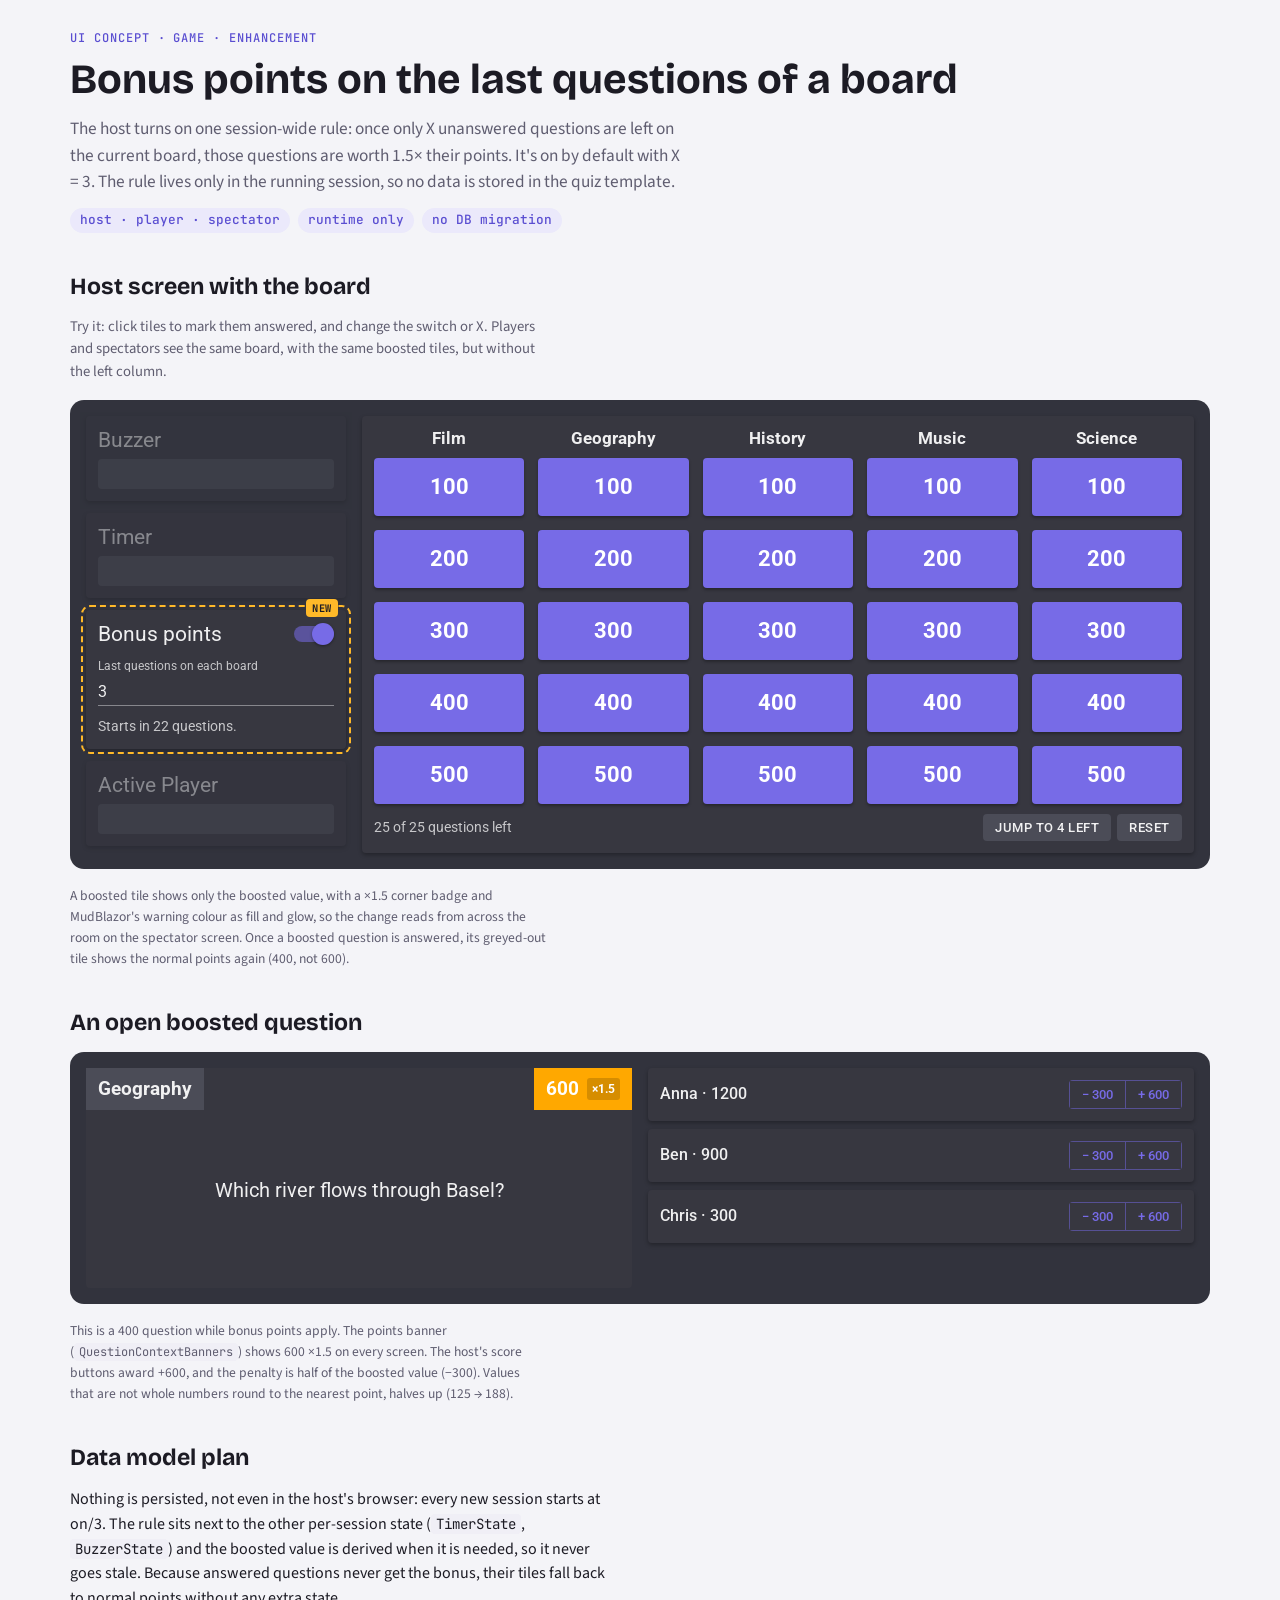
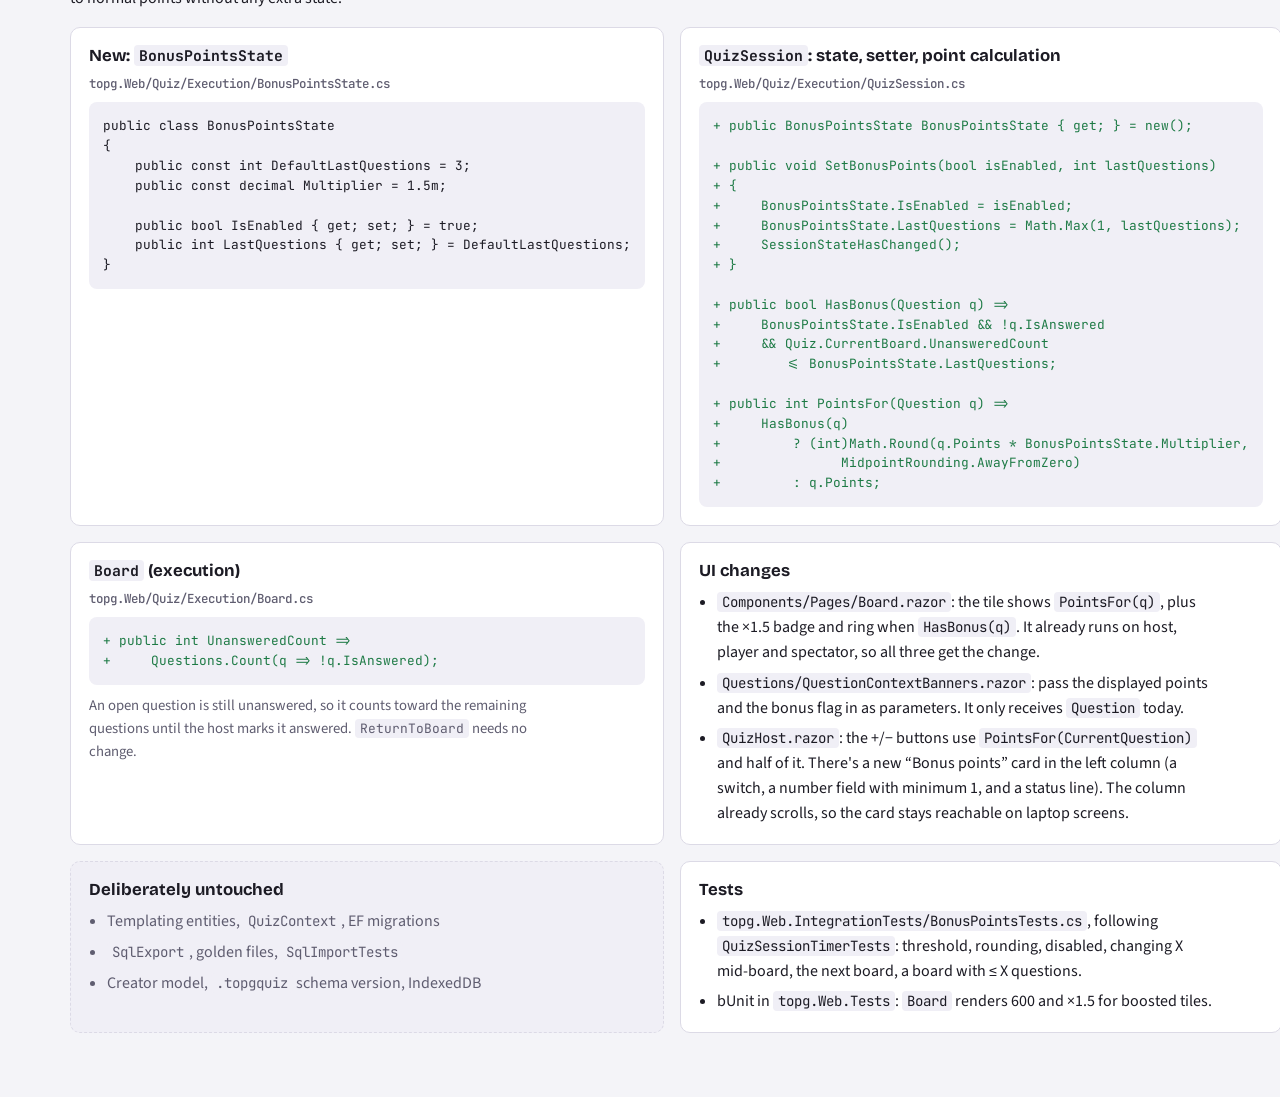
<file: docs/concepts/double-points.html>
<!-- UI concept for https://github.com/cosimo-augustoni/topg/issues/20 (1.5× points on the last questions of a board). Kept in the repo so implementers and agents can read it without access to the claude.ai artifact it was published as. -->
<!doctype html>
<html lang="en">
<head>
<meta charset="utf-8">
<meta name="viewport" content="width=device-width, initial-scale=1">
</head>
<body>
<title>topg Bonus Points</title>
<link rel="preconnect" href="https://fonts.googleapis.com">
<link rel="stylesheet" href="https://fonts.googleapis.com/css2?family=Bricolage+Grotesque:opsz,wght@12..96,600;12..96,700&family=Source+Sans+3:wght@400;600&family=JetBrains+Mono:wght@400;500&family=Roboto:wght@400;500;700&display=swap">
<style>
:root{
  --bg:#f4f4f8; --surface:#ffffff; --surface-2:#f0eff6; --ink:#1c1b24; --muted:#5f5d70; --line:#dcdae6;
  --accent:#5a4ed1; --accent-soft:#ebe9fb; --add:#1d7a45; --del:#b3261e;
  --display:"Bricolage Grotesque","Segoe UI",system-ui,sans-serif;
  --body:"Source Sans 3","Segoe UI",system-ui,sans-serif;
  --mono:"JetBrains Mono",ui-monospace,Consolas,monospace;
  --game:"Roboto","Segoe UI",system-ui,sans-serif;
  /* The game always runs in MudBlazor's dark palette, whatever the page theme. */
  --g-bg:#32333d; --g-paper:#373740; --g-text:rgba(255,255,255,.72); --g-strong:rgba(255,255,255,.92);
  --g-primary:#776be7; --g-default:#4b4c57; --g-line:rgba(255,255,255,.12);
  --g-disabled-bg:rgba(255,255,255,.12); --g-disabled-ink:rgba(255,255,255,.3);
  --g-double:#ffa800; --g-double-ink:#ffffff; --g-double-dark:#d68d00; --g-double-light:#ffb929; --g-double-glow:rgba(255,185,41,.6);
}
@media (prefers-color-scheme: dark){
  :root:not([data-theme="light"]){
    color-scheme:dark;
    --bg:#15151b; --surface:#1e1e27; --surface-2:#262532; --ink:#ecebf3; --muted:#a3a1b5; --line:#33323f;
    --accent:#a59cff; --accent-soft:#2a2745; --add:#6fd39a; --del:#f08080;
  }
}
:root[data-theme="dark"]{
  color-scheme:dark;
  --bg:#15151b; --surface:#1e1e27; --surface-2:#262532; --ink:#ecebf3; --muted:#a3a1b5; --line:#33323f;
  --accent:#a59cff; --accent-soft:#2a2745; --add:#6fd39a; --del:#f08080;
}
*{box-sizing:border-box}
body{background:var(--bg);color:var(--ink);font:16px/1.55 var(--body);margin:0}
.wrap{max-width:1180px;margin:0 auto;padding-inline:20px;padding-block:32px 64px;display:flex;flex-direction:column;gap:40px}
h1,h2,h3{font-family:var(--display);text-wrap:balance;margin:0;line-height:1.15}
h1{font-size:clamp(1.9rem,4vw,2.6rem)}
h2{font-size:1.45rem}
h3{font-size:1.05rem}
p{margin:0;max-width:68ch}
.eyebrow{font:500 .75rem/1 var(--mono);letter-spacing:.08em;text-transform:uppercase;color:var(--accent)}
header{display:flex;flex-direction:column;gap:12px}
.lede{color:var(--muted);font-size:1.08rem}
section{display:flex;flex-direction:column;gap:16px}
.chips{display:flex;flex-wrap:wrap;gap:8px}
.chip{font:500 .8rem/1 var(--mono);padding:6px 10px;border-radius:999px;background:var(--accent-soft);color:var(--accent)}
code{font-family:var(--mono);font-size:.88em;background:var(--surface-2);padding:1px 5px;border-radius:4px}

/* Stage: the mock game screen */
.stage{background:var(--g-bg);border-radius:14px;padding:16px;display:grid;grid-template-columns:260px 1fr;gap:16px;font-family:var(--game);color:var(--g-text);overflow-x:auto}
.paper{background:var(--g-paper);border-radius:4px;box-shadow:0 2px 4px rgba(0,0,0,.3);padding:12px}
.host-col{display:flex;flex-direction:column;gap:12px}
.host-col .ghost{opacity:.45}
.ghost h4{margin:0 0 6px;font:400 1.3rem/1.2 var(--game);color:var(--g-strong)}
.ghost .bar{height:30px;border-radius:4px;background:var(--g-default)}
.dp{outline:2px dashed var(--g-double-light);outline-offset:3px;position:relative}
.dp h4{margin:0 0 10px;font:400 1.3rem/1.2 var(--game);color:var(--g-strong)}
.new-tag{position:absolute;top:-11px;right:8px;background:var(--g-double-light);color:#1c1b24;font:700 .65rem/1 var(--mono);padding:4px 6px;border-radius:4px;letter-spacing:.06em}
.row{display:flex;align-items:center;justify-content:space-between;gap:8px}
.switch{position:relative;width:40px;height:22px;flex:none}
.switch input{position:absolute;inset:0;opacity:0;margin:0;cursor:pointer}
.switch span{position:absolute;inset:3px 0;border-radius:999px;background:rgba(255,255,255,.3);transition:background .15s}
.switch span::after{content:"";position:absolute;top:-3px;left:-2px;width:22px;height:22px;border-radius:50%;background:#bdbdbd;box-shadow:0 1px 3px rgba(0,0,0,.4);transition:transform .15s,background .15s}
.switch input:checked + span{background:rgba(119,107,231,.55)}
.switch input:checked + span::after{transform:translateX(20px);background:var(--g-primary)}
.switch input:focus-visible + span{outline:2px solid #fff;outline-offset:2px}
.num{display:flex;flex-direction:column;gap:2px;margin-top:10px}
.num label{font-size:.75rem;color:var(--g-text)}
.num input{background:transparent;border:0;border-bottom:1px solid rgba(255,255,255,.4);color:var(--g-strong);font:1rem var(--game);padding:4px 0;width:100%}
.num input:focus{outline:none;border-bottom:2px solid var(--g-primary)}
.num input:disabled{color:var(--g-disabled-ink)}
.status{margin-top:10px;font-size:.85rem;color:var(--g-text)}
.status b{color:var(--g-double-light)}

.board{display:flex;flex-direction:column;gap:10px;min-width:560px}
.cats,.tiles{display:grid;grid-template-columns:repeat(5,1fr);gap:14px}
.cats div{text-align:center;font-weight:700;font-size:1.05rem;color:var(--g-strong);line-height:1.2}
.tile{position:relative;height:58px;border:0;border-radius:4px;background:var(--g-primary);color:#fff;font:700 1.35rem/1 var(--game);cursor:pointer;box-shadow:0 2px 3px rgba(0,0,0,.3);display:flex;align-items:center;justify-content:center;gap:8px;transition:background .2s,color .2s,box-shadow .2s}
.tile:hover{filter:brightness(1.08)}
.tile:focus-visible{outline:2px solid #fff;outline-offset:2px}
.tile.answered{background:var(--g-disabled-bg);color:var(--g-disabled-ink);box-shadow:none}
.tile.double{background:var(--g-double);color:var(--g-double-ink);box-shadow:0 0 0 3px var(--g-double-glow),0 2px 3px rgba(0,0,0,.3)}
.tile .x2{position:absolute;top:4px;right:5px;font:700 .72rem/1 var(--game);background:var(--g-double-dark);color:#fff;padding:3px 5px;border-radius:3px}
.board-foot{display:flex;justify-content:space-between;align-items:center;gap:12px;flex-wrap:wrap;font-size:.85rem}
.tbtn{font:500 .8rem var(--game);text-transform:uppercase;letter-spacing:.04em;background:var(--g-default);color:var(--g-strong);border:0;border-radius:4px;padding:6px 12px;cursor:pointer}
.tbtn[aria-pressed="true"]{background:var(--g-primary)}
.tbtn:focus-visible{outline:2px solid #fff;outline-offset:2px}
.hint{color:var(--muted);font-size:.92rem}

/* Question view mock */
.q-stage{background:var(--g-bg);border-radius:14px;padding:16px;display:grid;grid-template-columns:1fr 1fr;gap:16px;font-family:var(--game);color:var(--g-text)}
.q-screen{position:relative;background:var(--g-paper);border-radius:4px;height:220px;display:flex;align-items:center;justify-content:center;text-align:center;padding:48px 24px 24px;color:var(--g-strong);font-size:1.25rem}
.q-cat,.q-pts{position:absolute;top:0;padding:6px 12px;font-weight:700;font-size:1.2rem}
.q-cat{left:0;background:var(--g-default);color:var(--g-strong)}
.q-pts{right:0;background:var(--g-double);color:var(--g-double-ink);display:flex;align-items:center;gap:8px}
.q-pts small{font-size:.75rem;background:var(--g-double-dark);color:#fff;padding:2px 5px;border-radius:3px}
.q-players{display:flex;flex-direction:column;gap:8px}
.q-players .paper{display:flex;align-items:center;justify-content:space-between;gap:8px}
.q-players b{color:var(--g-strong);font-weight:500}
.btns{display:flex;border-radius:4px;overflow:hidden}
.btns span{font:500 .82rem var(--game);padding:6px 12px;color:var(--g-primary);border:1px solid rgba(119,107,231,.5)}
.btns span+span{border-left:0}
.caption{font-size:.85rem;color:var(--muted)}

/* Plan */
.plan{display:grid;grid-template-columns:1fr 1fr;gap:16px}
.card{background:var(--surface);border:1px solid var(--line);border-radius:10px;padding:18px;display:flex;flex-direction:column;gap:10px}
.card ul{margin:0;padding-left:1.1em;display:flex;flex-direction:column;gap:6px}
.card li{max-width:62ch}
.path{font:500 .78rem var(--mono);color:var(--muted)}
pre{margin:0;background:var(--surface-2);border-radius:8px;padding:14px;overflow-x:auto;font:.8rem/1.55 var(--mono)}
.add{color:var(--add)} .del{color:var(--del)}
.untouched{background:var(--surface-2);border:1px dashed var(--line)}
.untouched li{color:var(--muted)}
.open{border-left:3px solid var(--accent)}

@media (max-width:820px){
  .stage{grid-template-columns:1fr}
  .q-stage,.plan{grid-template-columns:1fr}
}
@media (prefers-reduced-motion:reduce){ .tile,.switch span,.switch span::after{transition:none} }
</style>

<div class="wrap">
  <header>
    <span class="eyebrow">UI concept · game · enhancement</span>
    <h1>Bonus points on the last questions of a board</h1>
    <p class="lede">The host turns on one session-wide rule: once only X unanswered questions are left on the current board, those questions are worth 1.5× their points. It's on by default with X = 3. The rule lives only in the running session, so no data is stored in the quiz template.</p>
    <div class="chips"><span class="chip">host · player · spectator</span><span class="chip">runtime only</span><span class="chip">no DB migration</span></div>
  </header>

  <section>
    <h2>Host screen with the board</h2>
    <p class="hint">Try it: click tiles to mark them answered, and change the switch or X. Players and spectators see the same board, with the same boosted tiles, but without the left column.</p>
    <div class="stage" id="stage">
      <div class="host-col">
        <div class="paper ghost"><h4>Buzzer</h4><div class="bar"></div></div>
        <div class="paper ghost"><h4>Timer</h4><div class="bar"></div></div>
        <div class="paper dp">
          <span class="new-tag">NEW</span>
          <div class="row"><h4 style="margin:0">Bonus points</h4>
            <label class="switch" title="Bonus points"><input type="checkbox" id="dp-on" checked aria-label="Bonus points enabled"><span></span></label>
          </div>
          <div class="num">
            <label for="dp-x">Last questions on each board</label>
            <input type="number" id="dp-x" min="1" max="30" value="3">
          </div>
          <div class="status" id="dp-status"></div>
        </div>
        <div class="paper ghost"><h4>Active Player</h4><div class="bar"></div></div>
      </div>
      <div class="board paper" id="board-paper">
        <div class="cats" id="cats"></div>
        <div class="tiles" id="tiles"></div>
        <div class="board-foot">
          <span id="remaining"></span>
          <span style="display:flex;gap:6px;flex-wrap:wrap">
            <button class="tbtn" id="fast">Jump to 4 left</button>
            <button class="tbtn" id="reset">Reset</button>
          </span>
        </div>
      </div>
    </div>
    <p class="caption">A boosted tile shows only the boosted value, with a ×1.5 corner badge and MudBlazor's warning colour as fill and glow, so the change reads from across the room on the spectator screen. Once a boosted question is answered, its greyed-out tile shows the normal points again (400, not 600).</p>
  </section>

  <section>
    <h2>An open boosted question</h2>
    <div class="q-stage">
      <div class="q-screen">
        <span class="q-cat">Geography</span>
        <span class="q-pts">600 <small>×1.5</small></span>
        Which river flows through Basel?
      </div>
      <div class="q-players">
        <div class="paper"><b>Anna · 1200</b><span class="btns"><span>− 300</span><span>+ 600</span></span></div>
        <div class="paper"><b>Ben · 900</b><span class="btns"><span>− 300</span><span>+ 600</span></span></div>
        <div class="paper"><b>Chris · 300</b><span class="btns"><span>− 300</span><span>+ 600</span></span></div>
      </div>
    </div>
    <p class="caption">This is a 400 question while bonus points apply. The points banner (<code>QuestionContextBanners</code>) shows 600 ×1.5 on every screen. The host's score buttons award +600, and the penalty is half of the boosted value (−300). Values that are not whole numbers round to the nearest point, halves up (125 → 188).</p>
  </section>

  <section>
    <h2>Data model plan</h2>
    <p>Nothing is persisted, not even in the host's browser: every new session starts at on/3. The rule sits next to the other per-session state (<code>TimerState</code>, <code>BuzzerState</code>) and the boosted value is derived when it is needed, so it never goes stale. Because answered questions never get the bonus, their tiles fall back to normal points without any extra state.</p>
    <div class="plan">
      <div class="card">
        <h3>New: <code>BonusPointsState</code></h3>
        <span class="path">topg.Web/Quiz/Execution/BonusPointsState.cs</span>
<pre>public class BonusPointsState
{
    public const int DefaultLastQuestions = 3;
    public const decimal Multiplier = 1.5m;

    public bool IsEnabled { get; set; } = true;
    public int LastQuestions { get; set; } = DefaultLastQuestions;
}</pre>
      </div>
      <div class="card">
        <h3><code>QuizSession</code>: state, setter, point calculation</h3>
        <span class="path">topg.Web/Quiz/Execution/QuizSession.cs</span>
<pre><span class="add">+ public BonusPointsState BonusPointsState { get; } = new();</span>

<span class="add">+ public void SetBonusPoints(bool isEnabled, int lastQuestions)</span>
<span class="add">+ {</span>
<span class="add">+     BonusPointsState.IsEnabled = isEnabled;</span>
<span class="add">+     BonusPointsState.LastQuestions = Math.Max(1, lastQuestions);</span>
<span class="add">+     SessionStateHasChanged();</span>
<span class="add">+ }</span>

<span class="add">+ public bool HasBonus(Question q) =></span>
<span class="add">+     BonusPointsState.IsEnabled &amp;&amp; !q.IsAnswered</span>
<span class="add">+     &amp;&amp; Quiz.CurrentBoard.UnansweredCount</span>
<span class="add">+        &lt;= BonusPointsState.LastQuestions;</span>

<span class="add">+ public int PointsFor(Question q) =></span>
<span class="add">+     HasBonus(q)</span>
<span class="add">+         ? (int)Math.Round(q.Points * BonusPointsState.Multiplier,</span>
<span class="add">+               MidpointRounding.AwayFromZero)</span>
<span class="add">+         : q.Points;</span></pre>
      </div>
      <div class="card">
        <h3><code>Board</code> (execution)</h3>
        <span class="path">topg.Web/Quiz/Execution/Board.cs</span>
<pre><span class="add">+ public int UnansweredCount =></span>
<span class="add">+     Questions.Count(q => !q.IsAnswered);</span></pre>
        <p class="hint">An open question is still unanswered, so it counts toward the remaining questions until the host marks it answered. <code>ReturnToBoard</code> needs no change.</p>
      </div>
      <div class="card">
        <h3>UI changes</h3>
        <ul>
          <li><code>Components/Pages/Board.razor</code>: the tile shows <code>PointsFor(q)</code>, plus the ×1.5 badge and ring when <code>HasBonus(q)</code>. It already runs on host, player and spectator, so all three get the change.</li>
          <li><code>Questions/QuestionContextBanners.razor</code>: pass the displayed points and the bonus flag in as parameters. It only receives <code>Question</code> today.</li>
          <li><code>QuizHost.razor</code>: the +/− buttons use <code>PointsFor(CurrentQuestion)</code> and half of it. There's a new “Bonus points” card in the left column (a switch, a number field with minimum 1, and a status line). The column already scrolls, so the card stays reachable on laptop screens.</li>
        </ul>
      </div>
      <div class="card untouched">
        <h3>Deliberately untouched</h3>
        <ul>
          <li>Templating entities, <code>QuizContext</code>, EF migrations</li>
          <li><code>SqlExport</code>, golden files, <code>SqlImportTests</code></li>
          <li>Creator model, <code>.topgquiz</code> schema version, IndexedDB</li>
        </ul>
      </div>
      <div class="card">
        <h3>Tests</h3>
        <ul>
          <li><code>topg.Web.IntegrationTests/BonusPointsTests.cs</code>, following <code>QuizSessionTimerTests</code>: threshold, rounding, disabled, changing X mid-board, the next board, a board with ≤ X questions.</li>
          <li>bUnit in <code>topg.Web.Tests</code>: <code>Board</code> renders 600 and ×1.5 for boosted tiles.</li>
        </ul>
      </div>
    </div>
  </section>
</div>

<script>
const cats=["Film","Geography","History","Music","Science"];
const pts=[100,200,300,400,500];
let answered=new Set();
const $=id=>document.getElementById(id);
const on=$("dp-on"), x=$("dp-x");

function lastN(){const v=parseInt(x.value,10);return Number.isFinite(v)&&v>=1?v:1;}
function render(){
  const total=cats.length*pts.length, left=total-answered.size;
  const active=on.checked && left<=lastN();
  $("cats").innerHTML=cats.map(c=>`<div>${c}</div>`).join("");
  let html="";
  pts.forEach((p,r)=>cats.forEach((c,ci)=>{
    const id=`${ci}-${r}`, done=answered.has(id), dbl=active&&!done;
    const label=dbl?`${Math.round(p*1.5)}<span class="x2">×1.5</span>`:p;
    html+=`<button class="tile${done?" answered":""}${dbl?" double":""}" data-id="${id}" ${done?"disabled":""} aria-label="${c} ${dbl?Math.round(p*1.5)+" with bonus":p}">${label}</button>`;
  }));
  $("tiles").innerHTML=html;
  $("remaining").textContent=`${left} of ${total} questions left`;
  x.disabled=!on.checked;
  $("dp-status").innerHTML=!on.checked?"Off: all questions give their normal points."
    :active?`<b>Active</b>: the last ${left} question${left===1?"":"s"} give 1.5× points.`
    :`Starts in ${left-lastN()} question${left-lastN()===1?"":"s"}.`;
}
$("tiles").addEventListener("click",e=>{const t=e.target.closest(".tile");if(t&&!t.disabled){answered.add(t.dataset.id);render();}});
on.addEventListener("change",render);
x.addEventListener("input",render);
$("reset").addEventListener("click",()=>{answered.clear();render();});
$("fast").addEventListener("click",()=>{answered.clear();const ids=[];pts.forEach((p,r)=>cats.forEach((c,ci)=>ids.push(`${ci}-${r}`)));["0-4","2-3","4-4","1-3"].forEach(k=>ids.splice(ids.indexOf(k),1));ids.forEach(i=>answered.add(i));render();});
render();
</script>

</body>

</html>
</file>
